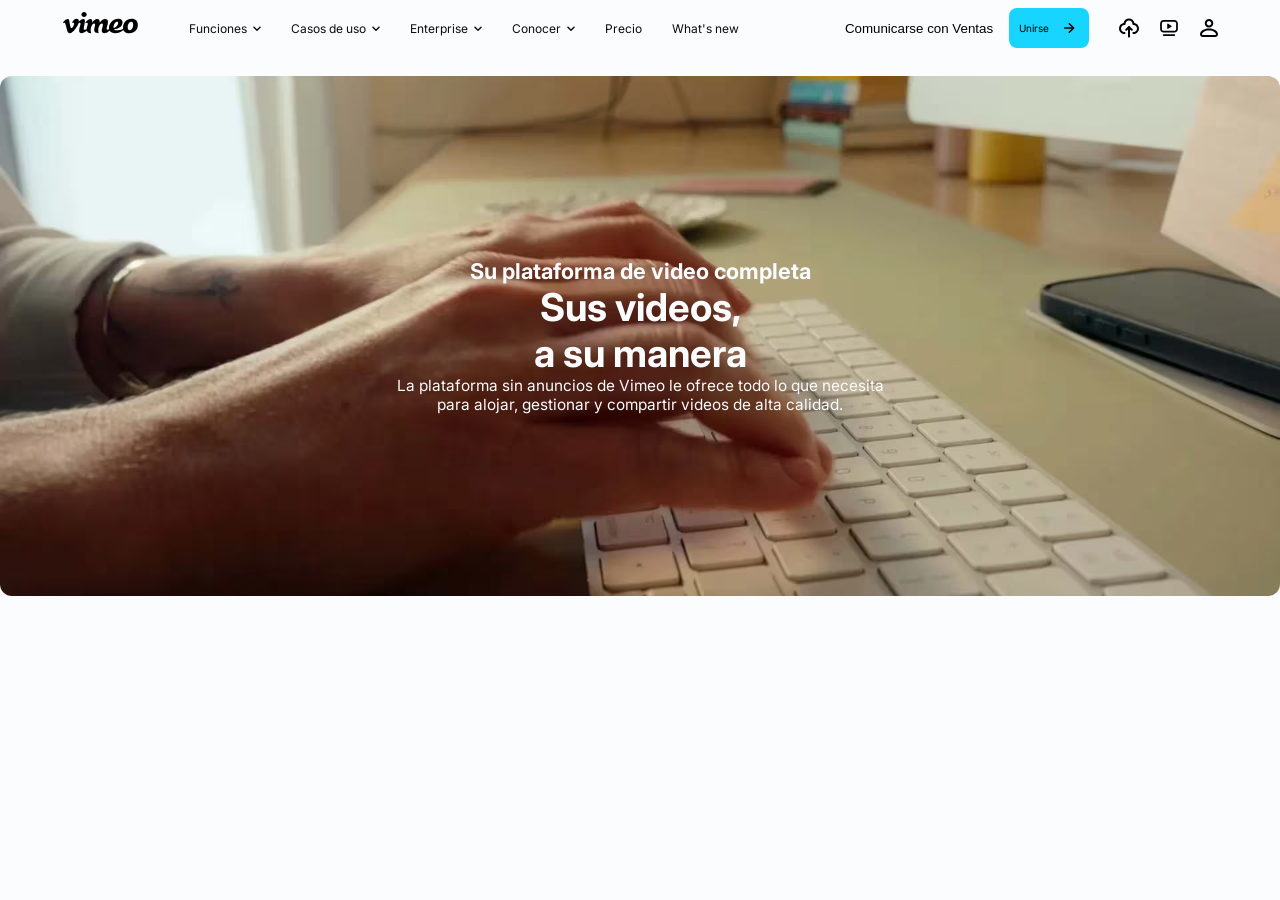
<file: index.html>
<!DOCTYPE html>
<html lang="en">
<head>
    <meta charset="UTF-8">
    <meta name="viewport" content="width=device-width, initial-scale=1.0">
    <title>Vimeo</title>
    <link rel="stylesheet" href="style.css">
    <link rel="preconnect" href="https://fonts.googleapis.com">
    <link rel="preconnect" href="https://fonts.gstatic.com" crossorigin>
    <link href="https://fonts.googleapis.com/css2?family=Inter:ital,opsz,wght@0,14..32,100..900;1,14..32,100..900&display=swap" rel="stylesheet">
</head>
<body>
    <header>
        <div class="header-container">
            <div>
                <img src="iconos/vimeo.svg" alt="">
            </div>
            
            <div class="nav-container">
                <nav>
                    <ul>
                        <li>
                            <a href="">
                                Funciones
                                <svg xmlns="http://www.w3.org/2000/svg" width="8" height="7" fill="currentColor" viewBox="0 0 11 7" aria-labelledby="Dropdown chevron" style="color:currentColor"><path d="M10.4 1.01c-.4-.4-1-.4-1.4 0l-3.5 3.5L2 1.01c-.4-.4-1-.4-1.4 0s-.4 1 0 1.4l4.2 4.2c.2.2.4.3.7.3s.5-.1.7-.3l4.2-4.2c.4-.4.4-1 0-1.4"></path></svg> 
                            </a>                            
                        </li>
                        <li>
                            <a href="">
                                Casos de uso
                                <svg xmlns="http://www.w3.org/2000/svg" width="8" height="7" fill="currentColor" viewBox="0 0 11 7" aria-labelledby="Dropdown chevron" style="color:currentColor"><path d="M10.4 1.01c-.4-.4-1-.4-1.4 0l-3.5 3.5L2 1.01c-.4-.4-1-.4-1.4 0s-.4 1 0 1.4l4.2 4.2c.2.2.4.3.7.3s.5-.1.7-.3l4.2-4.2c.4-.4.4-1 0-1.4"></path></svg>
                            </a>
                        </li>
                        <li>
                            <a href="">
                                Enterprise
                                <svg xmlns="http://www.w3.org/2000/svg" width="8" height="7" fill="currentColor" viewBox="0 0 11 7" aria-labelledby="Dropdown chevron" style="color:currentColor"><path d="M10.4 1.01c-.4-.4-1-.4-1.4 0l-3.5 3.5L2 1.01c-.4-.4-1-.4-1.4 0s-.4 1 0 1.4l4.2 4.2c.2.2.4.3.7.3s.5-.1.7-.3l4.2-4.2c.4-.4.4-1 0-1.4"></path></svg>
                            </a>
                        </li>
                        <li>
                            <a href="">
                                Conocer
                                <svg xmlns="http://www.w3.org/2000/svg" width="8" height="7" fill="currentColor" viewBox="0 0 11 7" aria-labelledby="Dropdown chevron" style="color:currentColor"><path d="M10.4 1.01c-.4-.4-1-.4-1.4 0l-3.5 3.5L2 1.01c-.4-.4-1-.4-1.4 0s-.4 1 0 1.4l4.2 4.2c.2.2.4.3.7.3s.5-.1.7-.3l4.2-4.2c.4-.4.4-1 0-1.4"></path></svg>
                            </a>
                        </li>
                        <li><a href="">Precio</a></li>
                        <li><a href="">What's new</a></li>
                    </ul>
                </nav>  
            </div>
            
            <div class="header-btn-iconos">
                <div class="header-btn">
                    <button class="Comunicarse-btn">Comunicarse con Ventas</button>
                    <div class="Unirse-btn div-button">
                        <span>Unirse</span>
                        <div class="arrow-div">
                            <img src="iconos/arrow.svg" alt="" width="20" class="arrow-div-img">
                            <img src="iconos/arrow.svg" alt="" width="20" class="arrow-div-img2">
                        </div>
                        <div class="Unirse-btn-hover">                            
                        </div>
                        
                    </div>
                </div>

                <div class="header-iconos">
                    <img src="iconos/subir2.svg" alt="placeholder" width="40" height="40">
                    <img src="iconos/video2.svg" alt="placeholder" width="40" height="40">
                    <img src="iconos/user.svg" alt="placeholder" width="40" height="40">
                </div> 

                <div class="header-movil">
                    <div>
                        <img src="iconos/contact.svg" alt="" width="20" height="20">
                        <p>Comunicarse con Ventas</p>
                    </div>
                    <div class="user-iniciar">
                        <img src="iconos/user2.svg" alt="" width="25" height="25">
                        <p>Iniciar sesión</p>
                    </div>
                </div>
            </div>
        </div>        
       
    </header>

    <main>
        <section class="section-1">
            <div class="videos-container">
                <img src="img/img1.png" alt="">

                <div class="videos-container-texto">
                    <h1>Su plataforma de video completa</h1>
                    <h2>Sus videos,<br> a su manera</h2>
                    <p>La plataforma sin anuncios de Vimeo le ofrece todo lo que necesita <br> para alojar, gestionar y compartir videos de alta calidad.</p>
                </div>

            </div>
        </section>
    </main>
    
</body>
</html>
</file>
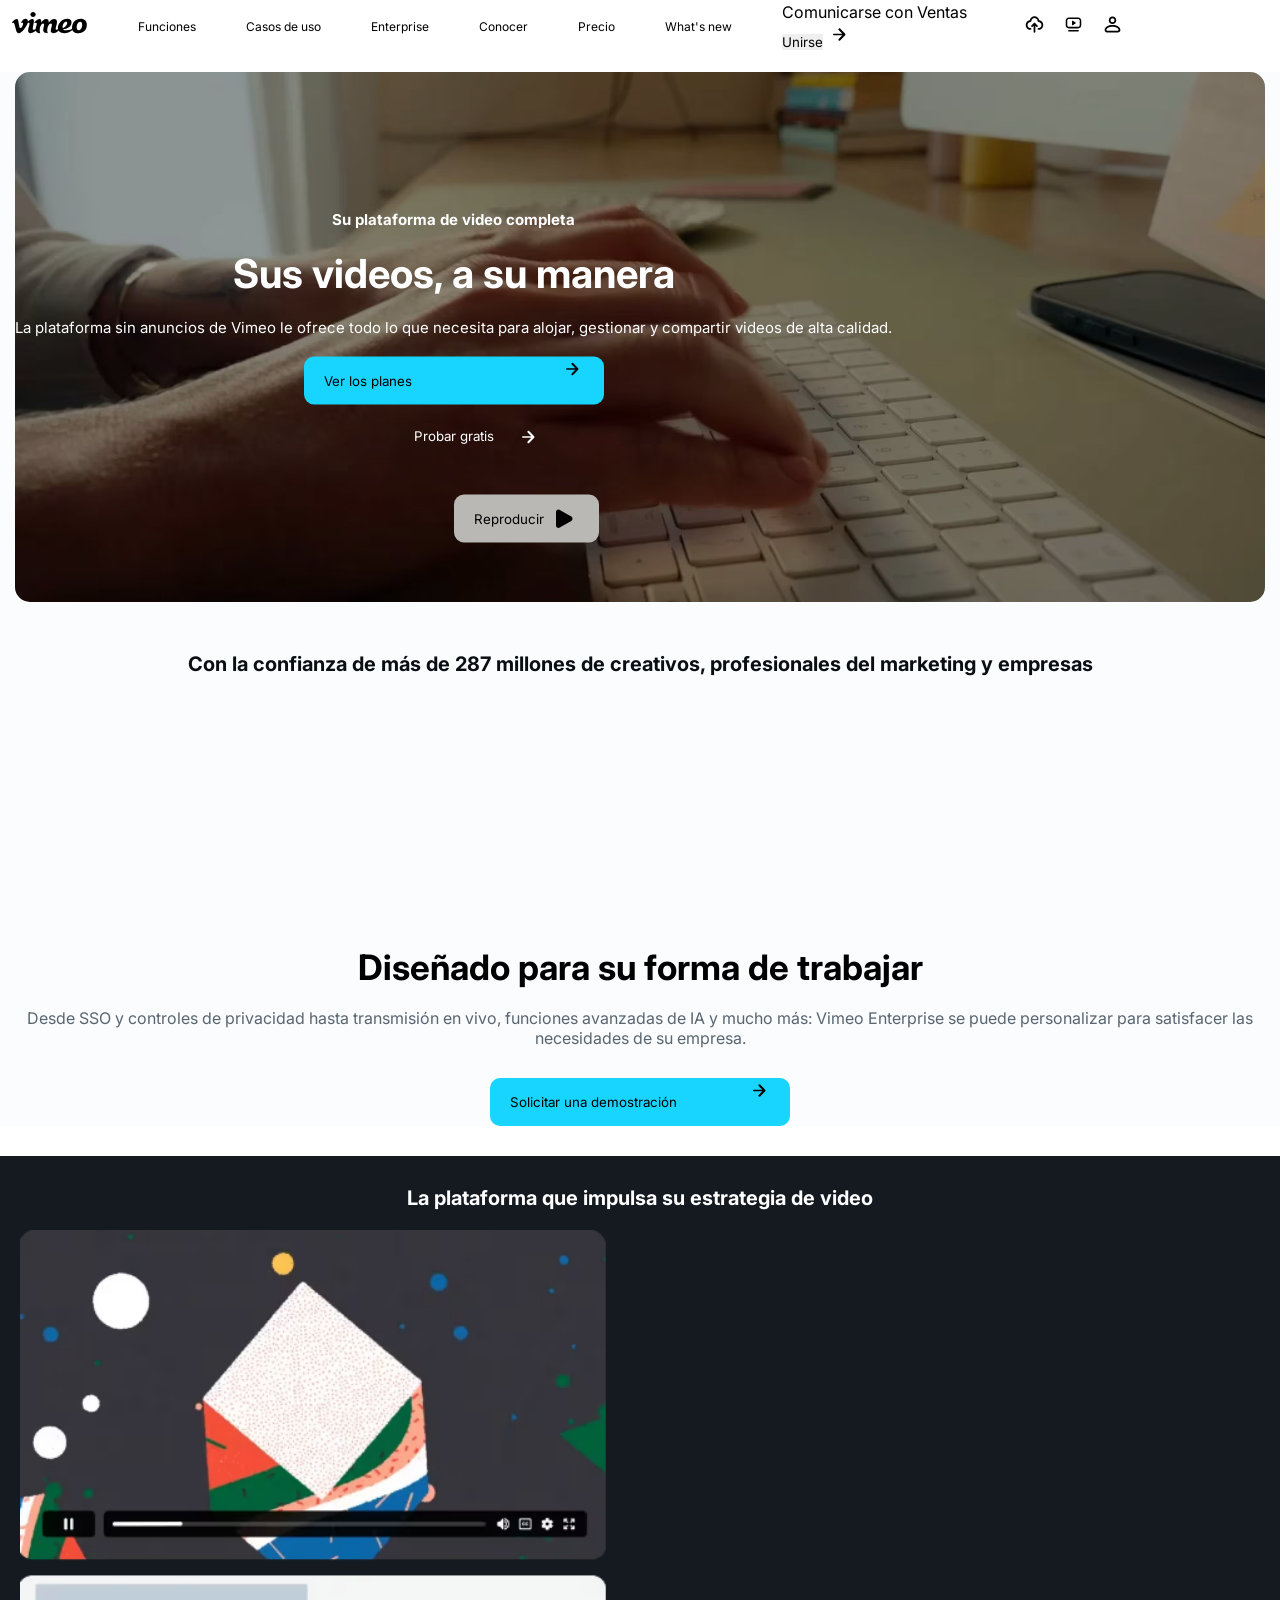
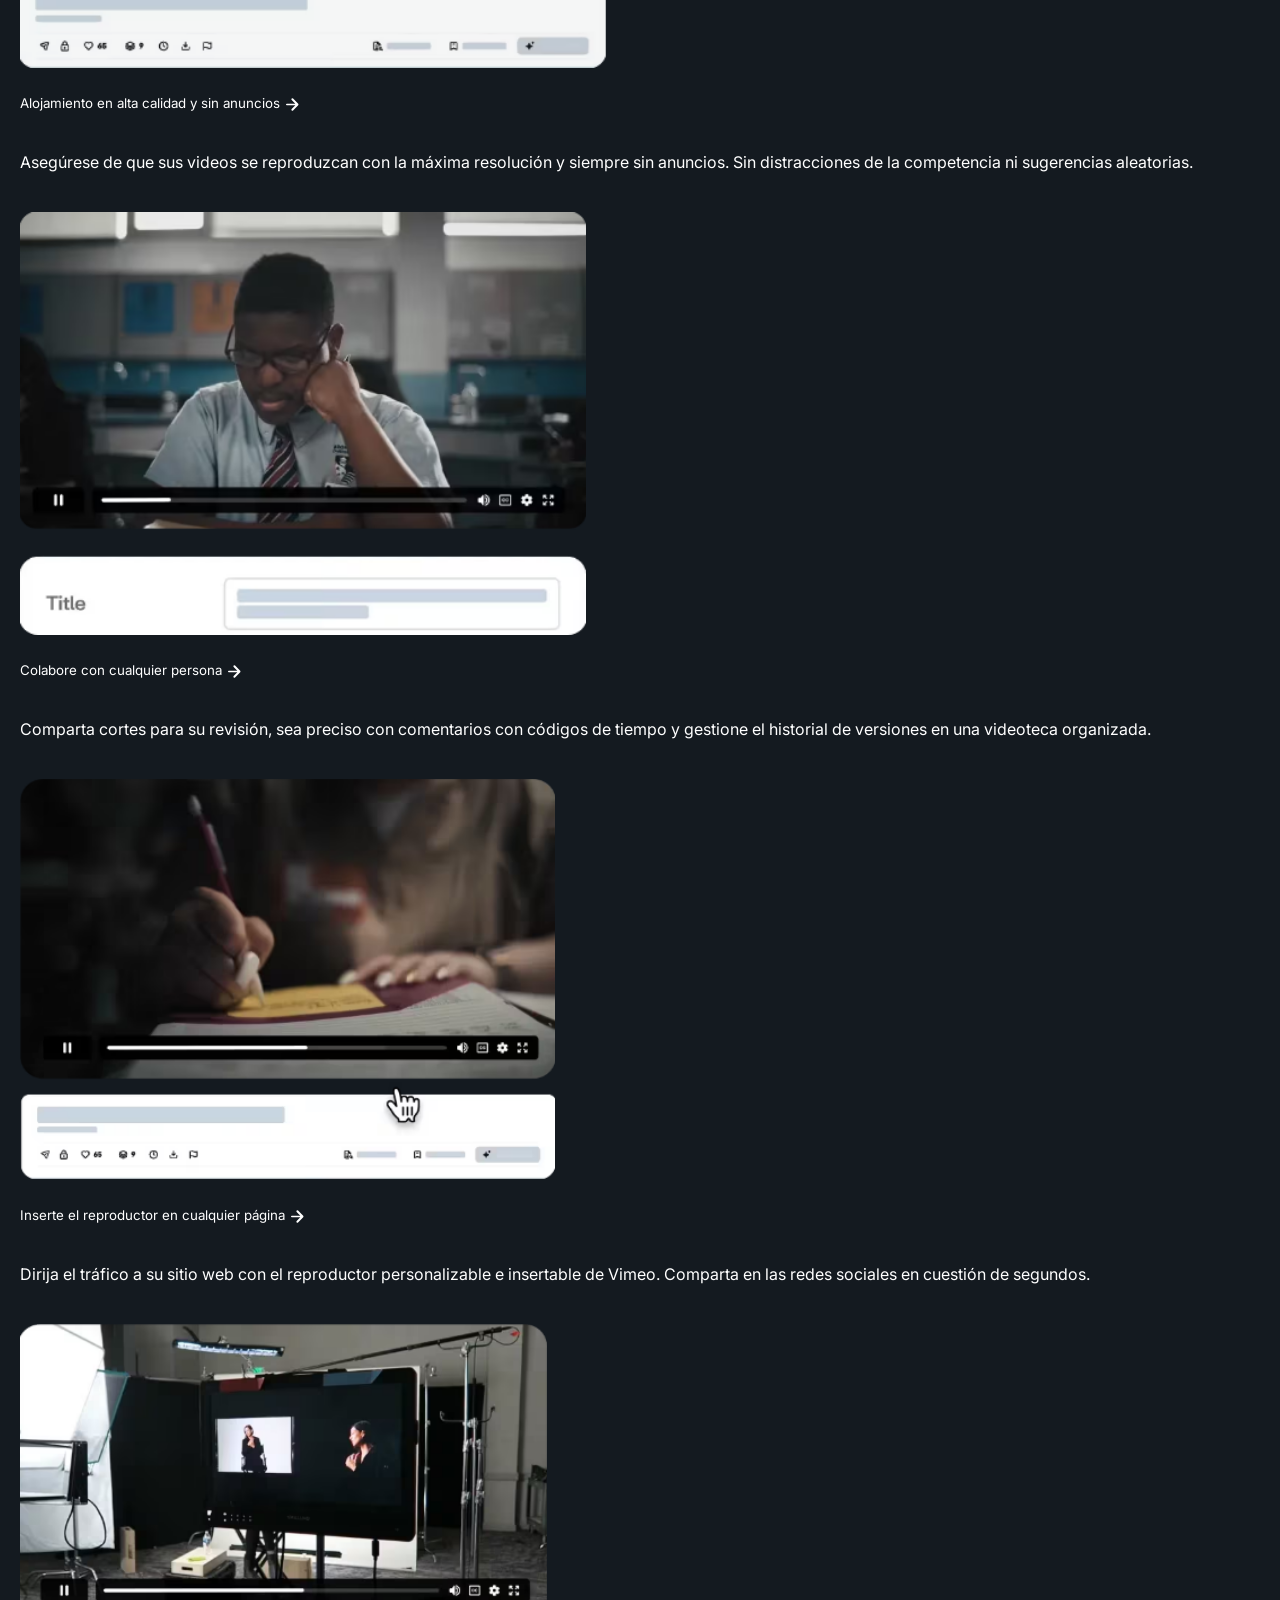
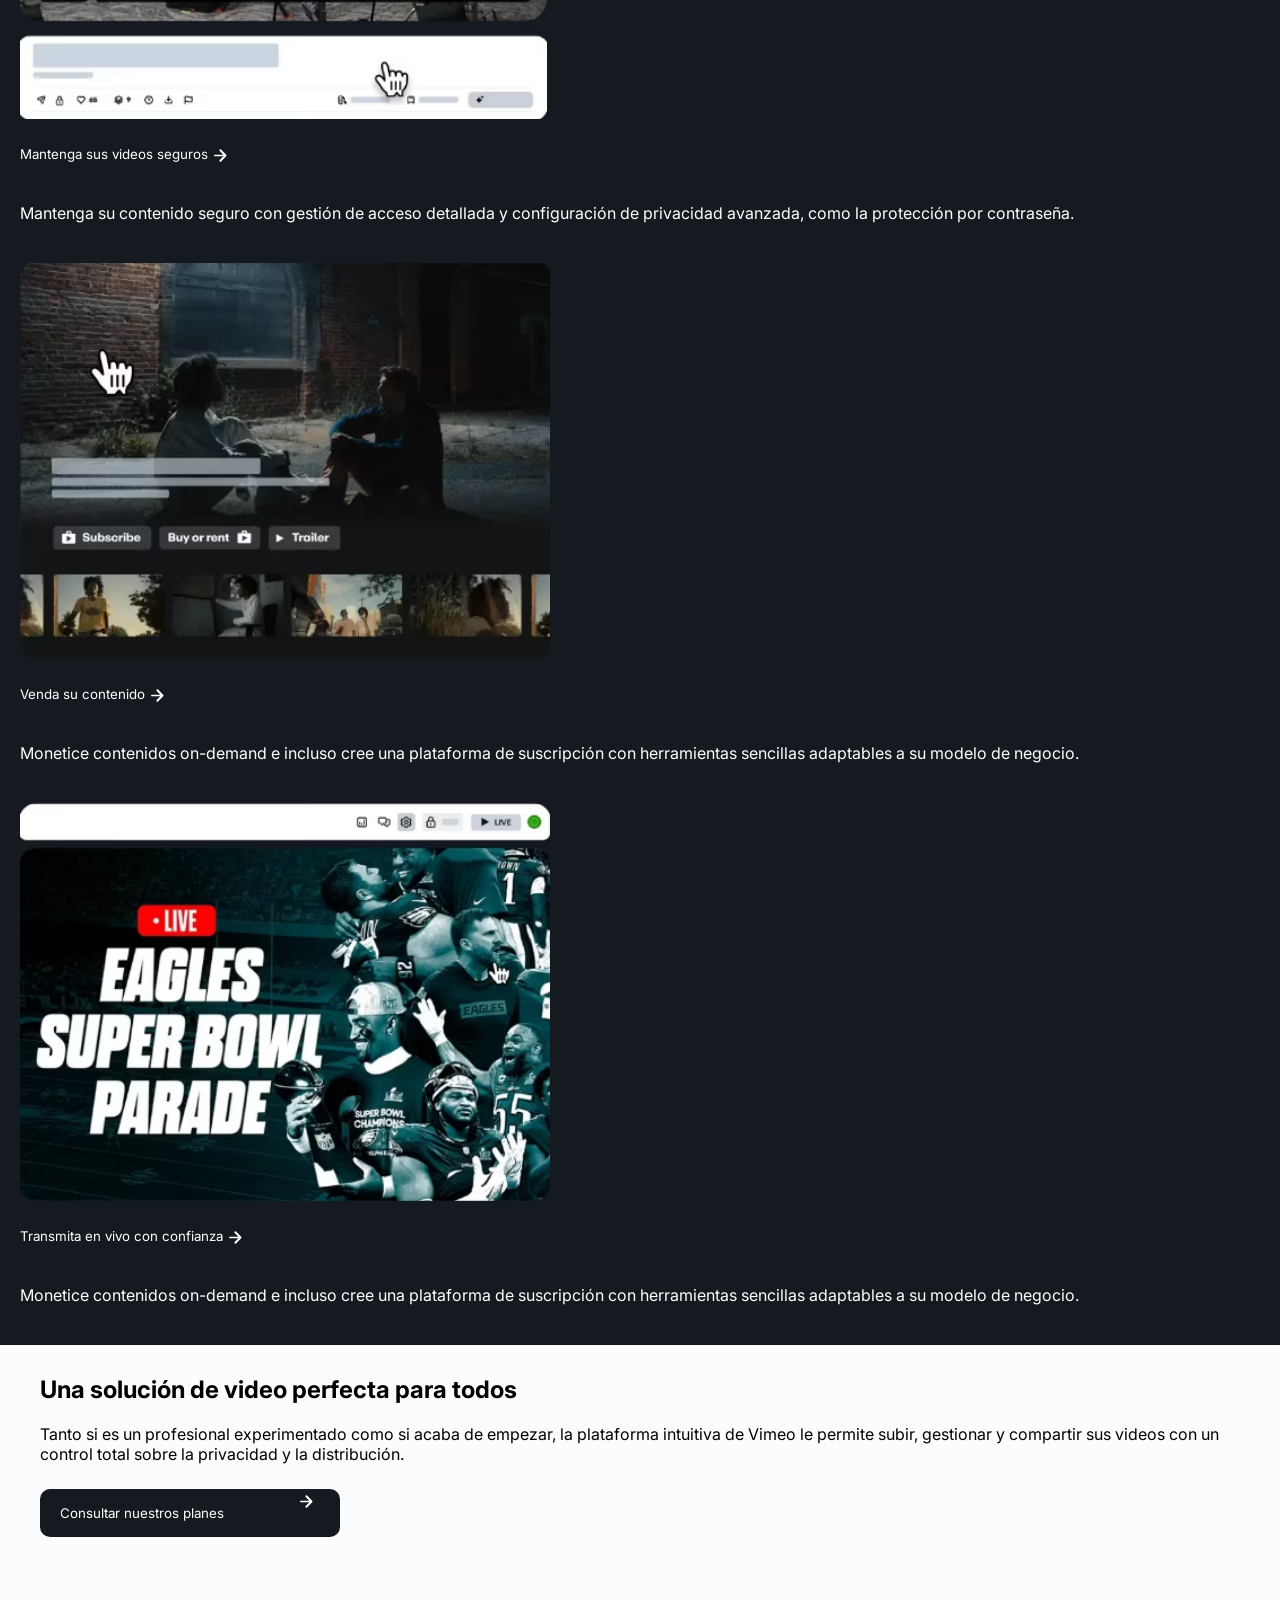
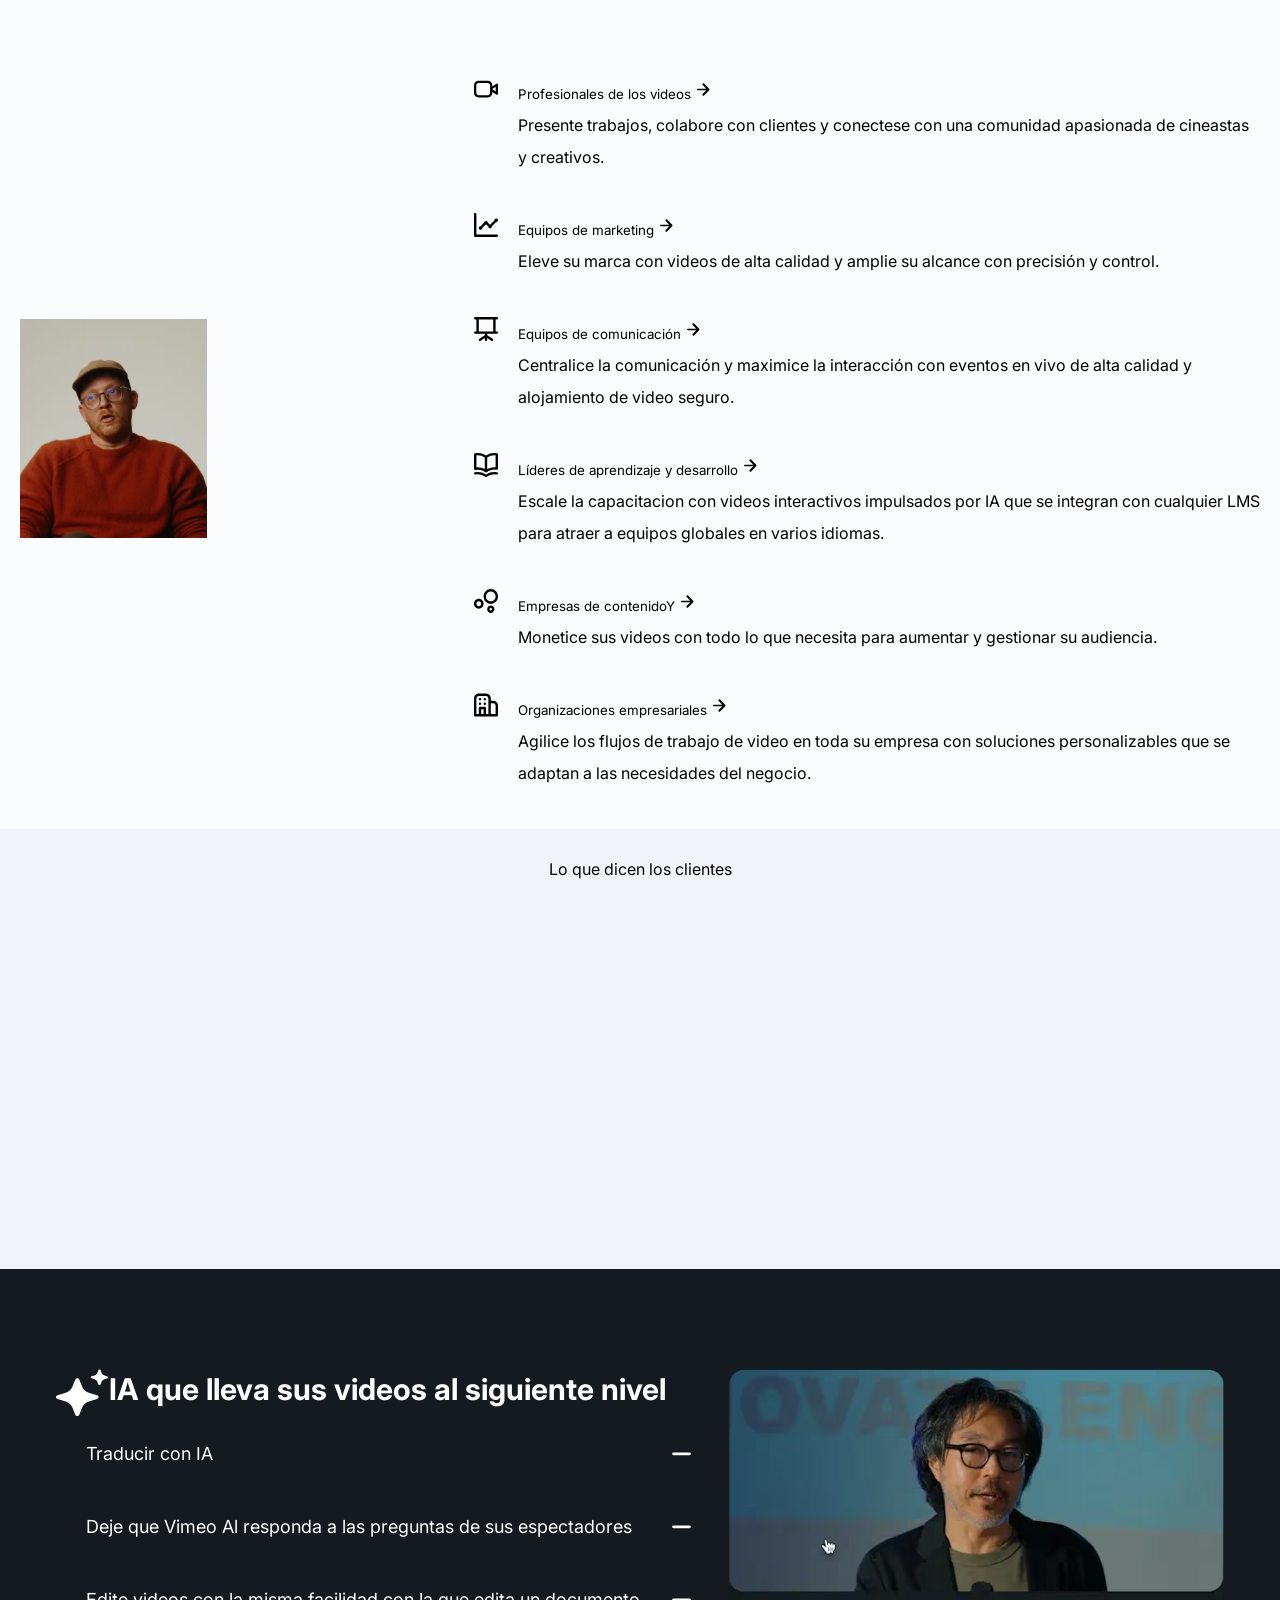
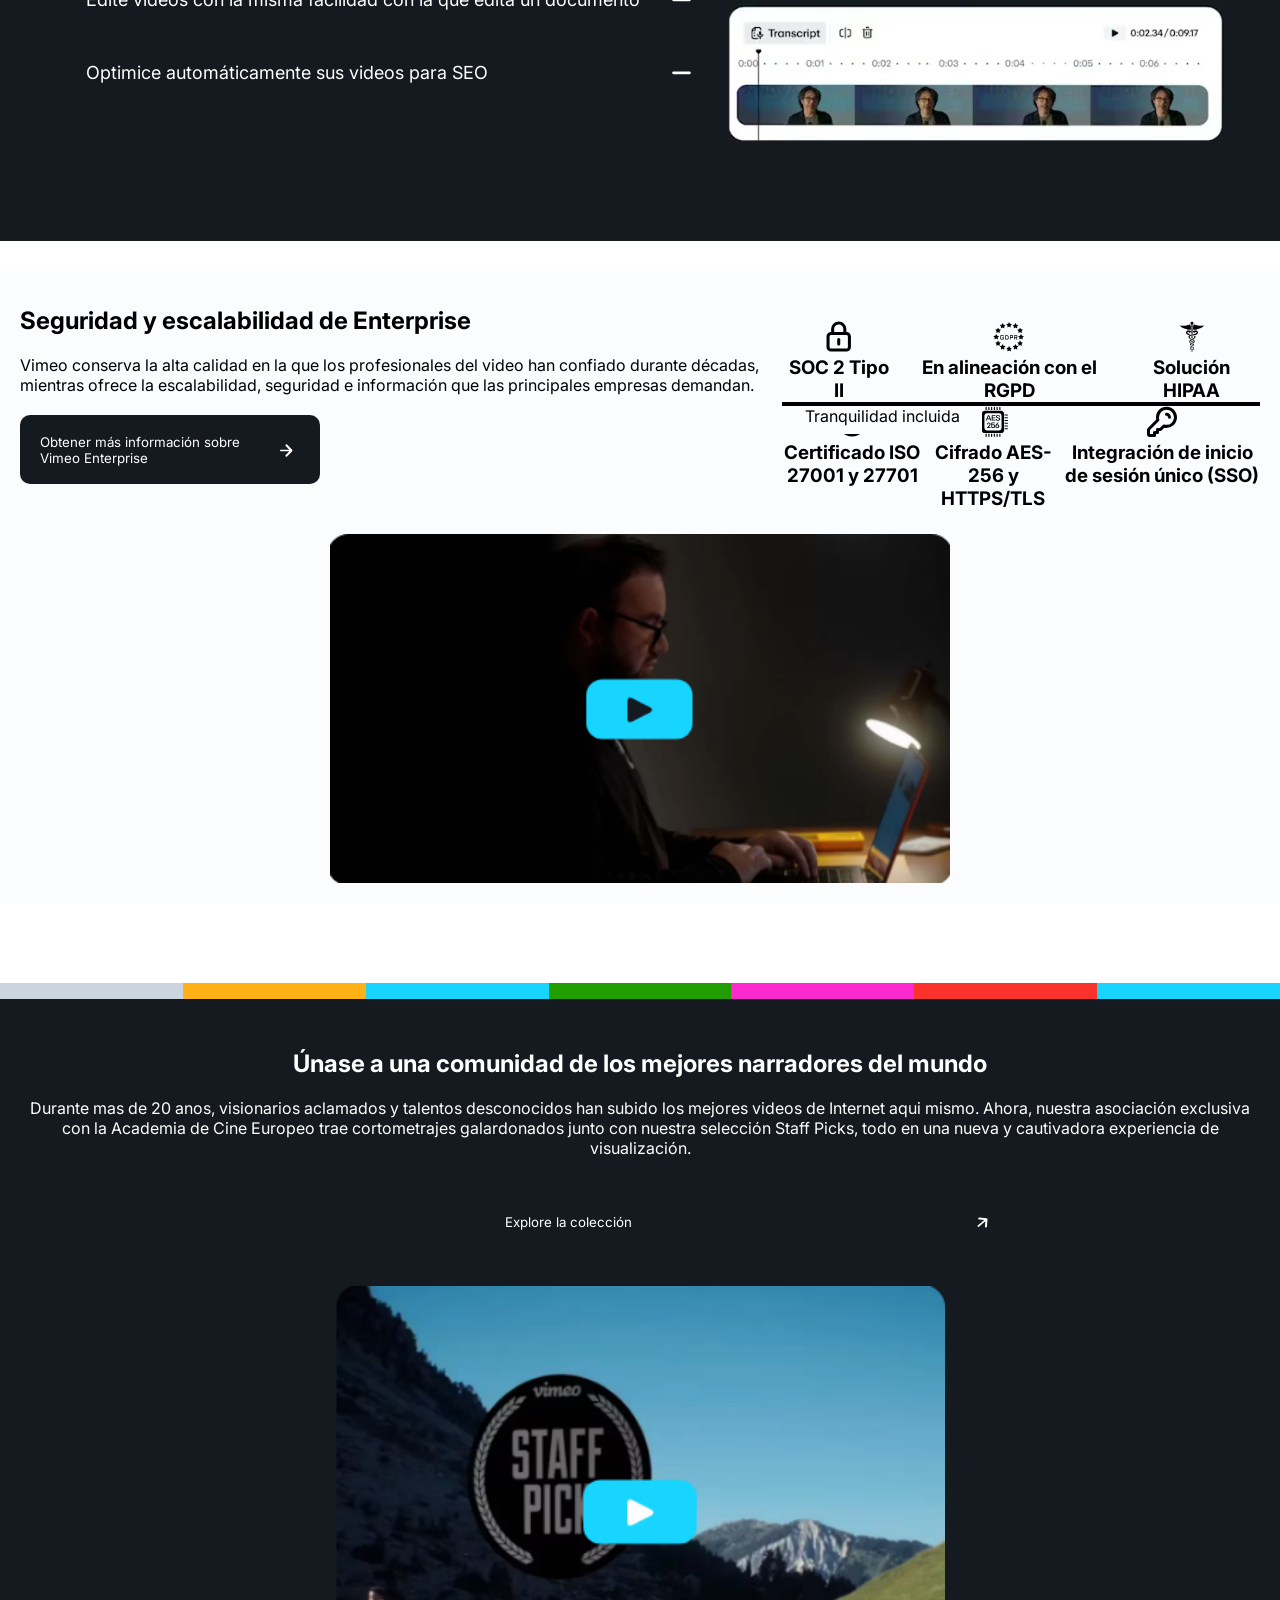
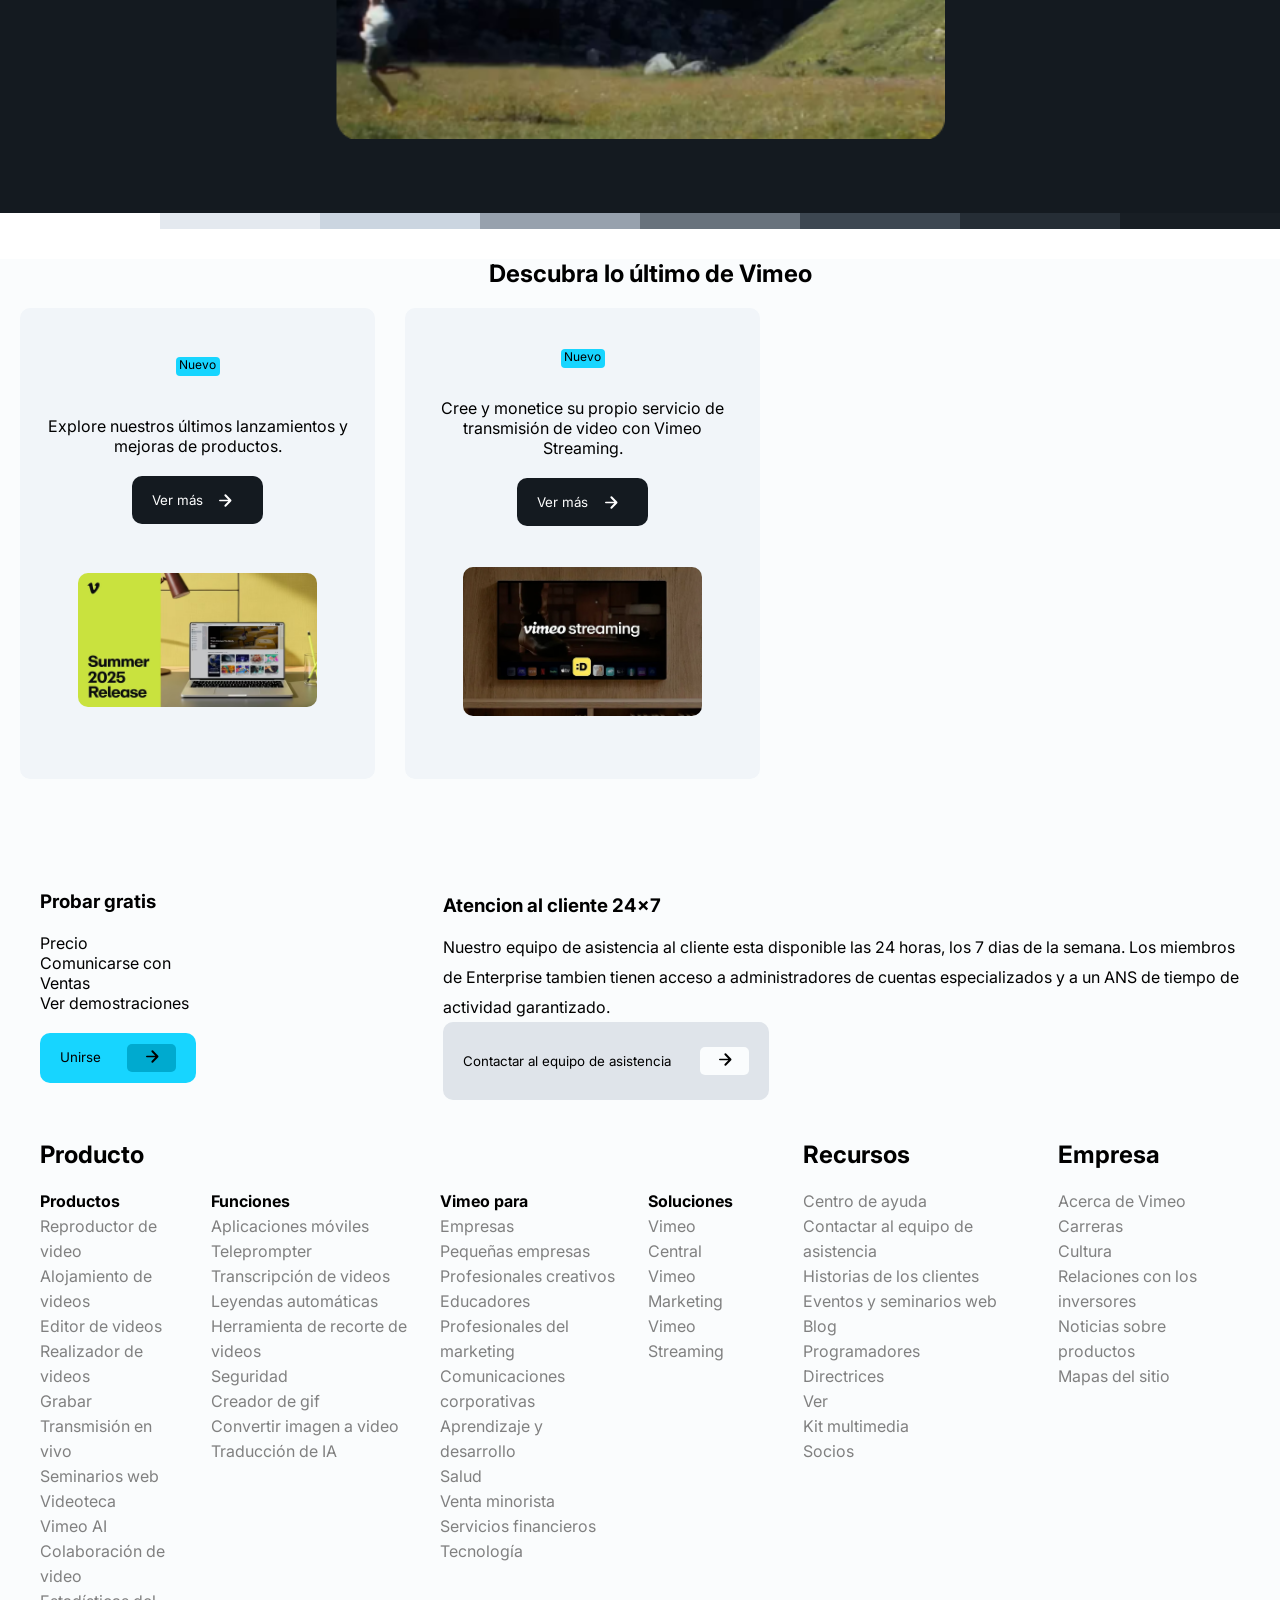
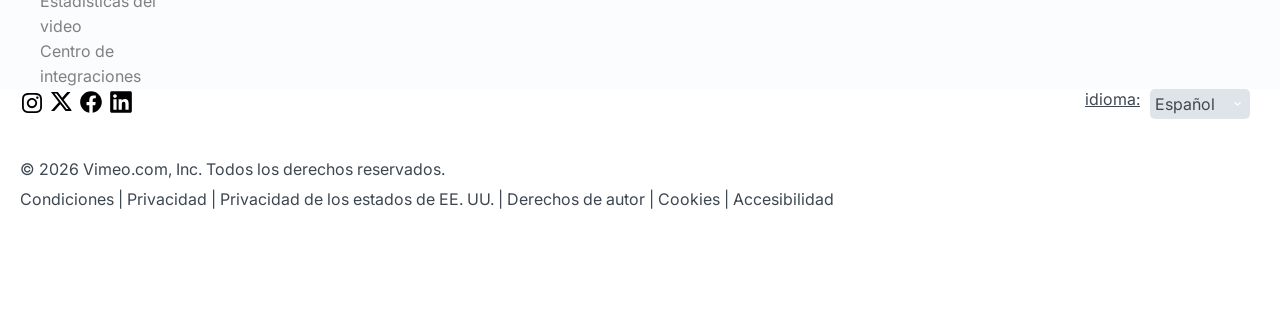
<file: Vimeo-main/index.html>
<!DOCTYPE html>
<html lang="en">
<head>
    <meta charset="UTF-8">
    <meta name="viewport" content="width=device-width, initial-scale=1.0">
    <title>Vimeo</title>
    <link rel="stylesheet" href="style.css">
    <link rel="preconnect" href="https://fonts.googleapis.com">
    <link rel="preconnect" href="https://fonts.gstatic.com" crossorigin>
    <link href="https://fonts.googleapis.com/css2?family=Inter:ital,opsz,wght@0,14..32,100..900;1,14..32,100..900&display=swap" rel="stylesheet">
</head>
<body>
    <header>        
        <nav class="nav-bar">
            <img src="iconos/vimeo.svg" alt="">

            <div class="nav-content visible-movil">
                <div>
                    <a href="">
                        <img src="iconos/contact.svg" alt="" width="24" height="24">
                            <p>Comunicarse con Ventas</p>    
                    </a>  
                </div>
                
                <div>
                    <a href="">
                        <img src="iconos/user.svg" alt="" width="40" height="35">
                            <p>Iniciar <br>sesión</p>
    
                    </a>
                </div>
                
            </div>

            <div class="nav-content visible-pc">
                <div class="nav-content-ul">
                    <ul>
                        <li><a href="#">Funciones</a></li>
                        <li><a href="#">Casos de uso</a></li>
                        <li><a href="#">Enterprise</a></li>
                        <li><a href="#">Conocer</a></li>
                        <li><a href="#">Precio</a></li>
                        <li><a href="#">What's new</a></li>
                    </ul> 
                </div>
                <div>
                    <p><a href="#">Comunicarse con Ventas</a></p>
                    <div class="button-nav-unirse">
                        <button>Unirse</button>
                        <img src="iconos/arrow.svg" alt="">
                    </div>
                </div>

                <div>
                    <img src="iconos/subir2.svg" alt="" width="35px">
                    <img src="iconos/video2.svg" alt="" width="35px">
                    <img src="iconos/user2.svg" alt="" width="35px">
                </div>
            </div>
        </nav>

    </header>
    <main>
        <section class="section-white">
            <div class="div-plataforma">
                <img src="img/img1.png" alt="" class="imagen-adaptable">                   
                    <div class="div-plataforma-content">
                        <h1>Su plataforma de video completa</h1>                                
                        <h2>Sus videos, a su manera</h2>
                        <p>La plataforma sin anuncios de Vimeo le ofrece todo lo que necesita 
                            para alojar, gestionar y compartir videos de alta calidad.
                        </p>
                        <div>
                           <button class="ver-planes-btn">Ver los planes</button> 
                           <img src="iconos/arrow.svg" alt="" class="arrow-negra position">
                        </div>
                        <div>
                            <button class="probar-gratis-btn">Probar gratis</button> 
                            <img src="iconos/arrow2.svg" alt="" class="arrow-blanca position2">
                        </div>
                        <div>                   
                            <button class="reproducir-btn">Reproducir</button>
                            <img src="iconos/play.svg" alt="" class="play-negra">
                        </div>
                    </div>
            
                
            </div>

            <div class="div-confianza">
                <h2 class="title-confianza">
                    Con la confianza de más de 287 millones de creativos, profesionales del marketing y empresas
                </h2>
                <div class="confianza-container-animacion"></div>
                <div class="div-diseñado">
                    <h2 class="title-diseñado">Diseñado para su forma de trabajar</h2>
                    <p class="texto-sso texto-centro">Desde SSO y controles de privacidad hasta transmisión en vivo, funciones avanzadas de IA y 
                        mucho más: Vimeo Enterprise se puede personalizar para satisfacer las necesidades de su empresa.
                    </p>

                    <div>
                        <button class="ver-planes-btn">Solicitar una demostración</button>
                        <img src="iconos/arrow.svg" alt="" class="arrow-negra position4">
                    </div>
                </div>
                
                
            </div>
        </section>
        <section class="section-black">
            <div class="impulsa-div">
                <h2>La plataforma que impulsa su estrategia de video</h2>
                <div class="impulsa-divs">
                    <div>
                        <img src="img/img-1.png" alt="" class="img-size">
                        <div >
                            <button>Alojamiento en alta calidad y sin anuncios</button>
                            <img src="iconos/arrow2.svg" alt="" class="arrow-blanca">
                        </div>
                        
                        <p>Asegúrese de que sus videos se reproduzcan con la máxima resolución y siempre sin anuncios. 
                            Sin distracciones de la competencia ni sugerencias aleatorias.
                        </p>
                    </div>
                    <div>
                        <img src="img/img-2.png" alt="" class="img-size">
                        <div>
                            <button>Colabore con cualquier persona</button>
                            <img src="iconos/arrow2.svg" alt="" class="arrow-blanca">
                        </div>
                        
                        <p>Comparta cortes para su revisión, sea preciso con comentarios con códigos de tiempo y 
                            gestione el historial de versiones en una videoteca organizada.
                        </p>

                    </div>
                    <div>
                        <img src="img/img-3.png" alt="" class="img-size">
                        <div>
                            <button>Inserte el reproductor en cualquier página</button>
                            <img src="iconos/arrow2.svg" alt="" class="arrow-blanca">
                        </div>
                        
                        <p>Dirija el tráfico a su sitio web con el reproductor personalizable e insertable de Vimeo. 
                            Comparta en las redes sociales en cuestión de segundos.
                        </p>
                    </div>
                    <div>
                        <img src="img/img-4.png" alt="" class="img-size">
                        <div>
                            <button>Mantenga sus videos seguros</button>
                            <img src="iconos/arrow2.svg" alt="" class="arrow-blanca">
                        </div>
                        
                        <p> Mantenga su contenido seguro con gestión de acceso
                            detallada y configuración de privacidad avanzada, como la
                            protección por contraseña.
                        </p>
                    </div>
                    <div>
                        <img src="img/img-5.png" alt="" class="img-size">
                        <div>
                            <button>Venda su contenido</button>
                            <img src="iconos/arrow2.svg" alt="" class="arrow-blanca">
                        </div>
                        
                        <p>
                            Monetice contenidos on-demand e incluso cree una
                            plataforma de suscripción con herramientas sencillas
                            adaptables a su modelo de negocio.
                        </p>
                    </div>
                    <div>
                        <img src="img/img-6.png" alt="" class="img-size">
                        <div>
                            <button>Transmita en vivo con confianza</button>
                            <img src="iconos/arrow2.svg" alt="" class="arrow-blanca">
                        </div>
                        
                        <p>
                            Monetice contenidos on-demand e incluso cree una
                            plataforma de suscripción con herramientas sencillas
                            adaptables a su modelo de negocio.
                        </p>
                    </div>
                </div>
                
            </div>
            
        </section>
        <section class="section-white section-cole">
            <div class="visible-movil">
                <div class="cole-solucion-div">
                    <div class="cole-div">
                        <img src="img/img-7.png" alt="" class="img-size">
                        <p><b>Cole Webley</b></p>
                        <p> 
                            Cineasta seleccionado por el personal
                            Miembro desde 2011
                        </p>
                    </div>
                    
                    <div class="solucion-div">
                        <h2>Una solución de video perfecta para todos</h2>
                        <p>
                            Tanto si es un profesional experimentado como si acaba de
                            empezar, la plataforma intuitiva de Vimeo le permite subir,
                            gestionar y compartir sus videos con un control total sobre la
                            privacidad y la distribución.
                        </p>
                        <div>
                            <button>Consultar nuestros planes</button>
                            <img src="iconos/arrow2.svg" alt="" class="arrow-blanca position5">
                        </div>
                    </div>
                </div>
                
                
                
                <div class="pros-div">
                    <div class="pros-puntos-div">
                        <img src="iconos/camera.svg" alt="" class="pros-img">
                        <div>                                    
                            <div>
                                <button>Profesionales de los videos</button>
                                <img src="iconos/arrow.svg" alt="" class="arrow-blanca">
                            </div>
                            
                            <p> 
                                Presente trabajos, colabore con clientes y conectese
                                con una comunidad apasionada de cineastas y creativos.
                            </p>
                        </div>

                    </div>
                    <div class="pros-puntos-div">
                        <img src="iconos/grafica.svg" alt="" class="pros-img">
                        <div>                    
                            <div>
                                <button>Equipos de marketing </button>
                                <img src="iconos/arrow.svg" alt="" class="arrow-blanca">
                            </div>
                            
                            <p>
                                Eleve su marca con videos de alta calidad y amplie su
                                alcance con precisión y control.
                            </p>
                        </div>
                    </div>
                    <div class="pros-puntos-div">
                        <img src="iconos/proyector.svg" alt="" class="pros-img">
                        <div>                    
                            <div>
                                <button>Equipos de comunicación</button>
                                <img src="iconos/arrow.svg" alt="" class="arrow-blanca">
                            </div>
                            
                            <p>
                                Centralice la comunicación y maximice la interacción
                                con eventos en vivo de alta calidad y alojamiento de video seguro.
                            </p>
                        </div>
                    </div>
                    <div class="pros-puntos-div">
                        <img src="iconos/book.svg" alt="" class="pros-img">
                        <div>                    
                            <div>
                                <button>Líderes de aprendizaje y desarrollo </button>
                                <img src="iconos/arrow.svg" alt="" class="arrow-blanca">
                            </div>
                            
                            <p>
                                Escale la capacitacion con videos interactivos
                                impulsados por IA que se integran con cualquier LMS
                                para atraer a equipos globales en varios idiomas.
                            </p>
                        </div>
                    </div>
                    <div class="pros-puntos-div">
                        <img src="iconos/burbujas.svg" alt="" class="pros-img">
                        <div>

                        
                            <div>
                            <button>Empresas de contenidoY</button> 
                            <img src="iconos/arrow.svg" alt="" class="arrow-blanca">
                            </div>
                            
                            <p>
                                Monetice sus videos con todo lo que necesita para
                                aumentar y gestionar su audiencia.
                            </p>
                        </div>
                    </div>
                    <div class="pros-puntos-div">
                        <img src="iconos/edificio.svg" alt="" class="pros-img">
                        <div>                    
                            <div>
                                <button>Organizaciones empresariales</button>
                                <img src="iconos/arrow.svg" alt="" class="arrow-blanca">
                            </div>
                            
                            <p>
                                Agilice los flujos de trabajo de video en toda su
                                empresa con soluciones personalizables que se
                                adaptan a las necesidades del negocio.
                            </p>
                        </div>
                    </div>
                </div>
            </div>

            <div class="cole-solucion-pc visible-pc">
                <div class="cole-solucion-div">               
                    <div class="solucion-div">
                        <h2>Una solución de video perfecta para todos</h2>
                        <p>
                            Tanto si es un profesional experimentado como si acaba de
                            empezar, la plataforma intuitiva de Vimeo le permite subir,
                            gestionar y compartir sus videos con un control total sobre la
                            privacidad y la distribución.
                        </p>
                        <div>
                            <button>Consultar nuestros planes</button>
                            <img src="iconos/arrow2.svg" alt="" class="arrow-blanca position5">
                        </div>
                    </div>
                </div>
                                                
                <div class="pros-div">
                    <div>
                        <div class="cole-div">
                            <img src="img/cole.png" alt="" class="img-size">                        
                        </div>
                    </div>
                    <div>
                        <div class="pros-puntos-div">
                            <img src="iconos/camera.svg" alt="" class="pros-img">
                            <div>                                    
                                <div>
                                    <button>Profesionales de los videos</button>
                                    <img src="iconos/arrow.svg" alt="" class="arrow-blanca">
                                </div>
                                
                                <p> 
                                    Presente trabajos, colabore con clientes y conectese
                                    con una comunidad apasionada de cineastas y creativos.
                                </p>
                            </div>

                        </div>
                        <div class="pros-puntos-div">
                            <img src="iconos/grafica.svg" alt="" class="pros-img">
                            <div>                    
                                <div>
                                    <button>Equipos de marketing </button>
                                    <img src="iconos/arrow.svg" alt="" class="arrow-blanca">
                                </div>
                                
                                <p>
                                    Eleve su marca con videos de alta calidad y amplie su
                                    alcance con precisión y control.
                                </p>
                            </div>
                        </div>
                        <div class="pros-puntos-div">
                            <img src="iconos/proyector.svg" alt="" class="pros-img">
                            <div>                    
                                <div>
                                    <button>Equipos de comunicación</button>
                                    <img src="iconos/arrow.svg" alt="" class="arrow-blanca">
                                </div>
                                
                                <p>
                                    Centralice la comunicación y maximice la interacción
                                    con eventos en vivo de alta calidad y alojamiento de video seguro.
                                </p>
                            </div>
                        </div>
                        <div class="pros-puntos-div">
                            <img src="iconos/book.svg" alt="" class="pros-img">
                            <div>                    
                                <div>
                                    <button>Líderes de aprendizaje y desarrollo </button>
                                    <img src="iconos/arrow.svg" alt="" class="arrow-blanca">
                                </div>
                                
                                <p>
                                    Escale la capacitacion con videos interactivos
                                    impulsados por IA que se integran con cualquier LMS
                                    para atraer a equipos globales en varios idiomas.
                                </p>
                            </div>
                        </div>
                        <div class="pros-puntos-div">
                            <img src="iconos/burbujas.svg" alt="" class="pros-img">
                            <div>

                            
                                <div>
                                <button>Empresas de contenidoY</button> 
                                <img src="iconos/arrow.svg" alt="" class="arrow-blanca">
                                </div>
                                
                                <p>
                                    Monetice sus videos con todo lo que necesita para
                                    aumentar y gestionar su audiencia.
                                </p>
                            </div>
                        </div>
                        <div class="pros-puntos-div">
                            <img src="iconos/edificio.svg" alt="" class="pros-img">
                            <div>                    
                                <div>
                                    <button>Organizaciones empresariales</button>
                                    <img src="iconos/arrow.svg" alt="" class="arrow-blanca">
                                </div>
                                
                                <p>
                                    Agilice los flujos de trabajo de video en toda su
                                    empresa con soluciones personalizables que se
                                    adaptan a las necesidades del negocio.
                                </p>
                            </div>
                        </div>
                    </div>
                
                </div>
            </div>
            
        </section>
        <section class="section-grey">
            <div class="clientes-div">

            
                <p>Lo que dicen los clientes</p>
                <div>

                </div>
            </div>
        </section>
        <section class="section-black">
            <div class="ia-div visible-movil">
                <div class="ia-title-div">
                    <img src="iconos/ia.svg" alt="">
                    <h2>IA que lleva sus videos al siguiente nivel</h2>
                </div>
                <img src="img/Text-Based-Video-Editing.png" alt="" class="img-size">
                
                <div class="ia-texto-container">
                    <div class="ia-container">
                        <button>Traducir con IA</button>
                        <img src="iconos/more.svg" alt="">
                    </div>
                    <div class="ia-container">
                        <button>Deje que Vimeo Al responda a las
                        preguntas de sus espectadores</button>
                        <img src="iconos/more.svg" alt="">
                    </div>
                    <div class="ia-container">
                        <button>Edite videos con la misma facilidad
                        con la que edita un documento</button>
                        <img src="iconos/more.svg" alt="">
                    </div>
                    <div class="ia-container">
                        <button>Optimice automáticamente sus
                        videos para SEO</button>
                        <img src="iconos/more.svg" alt="">
                    </div>
                </div>            
            </div>

            <div class="ia-div visible-pc">
                <img src="img/Text-Based-Video-Editing.png" alt="" class="ia-img">
                <div class="ia-texto-title-container">
                    <div class="ia-title-div">
                        <img src="iconos/ia.svg" alt="">
                        <h2>IA que lleva sus videos al siguiente nivel</h2>
                    </div>                
                    
                    <div class="ia-texto-container">
                        <div class="ia-container">
                            <button>Traducir con IA</button>
                            <img src="iconos/more.svg" alt="">
                        </div>
                        <div class="ia-container">
                            <button>Deje que Vimeo Al responda a las
                            preguntas de sus espectadores</button>
                            <img src="iconos/more.svg" alt="">
                        </div>
                        <div class="ia-container">
                            <button>Edite videos con la misma facilidad
                            con la que edita un documento</button>
                            <img src="iconos/more.svg" alt="">
                        </div>
                        <div class="ia-container">
                            <button>Optimice automáticamente sus
                            videos para SEO</button>
                            <img src="iconos/more.svg" alt="">
                        </div>
                    </div>    
                </div>
                        
            </div>
        </section>
        <section class="section-white">            
            <div class="seguridad-div visible-movil">
                <img src="img/img-8.png" alt="" class="img-size">
            
                <div class="seguridad-container">
                    <div class="seguridad-title-div">
                        <h2>Seguridad y escalabilidad de Enterprise</h2>
                        <p class="texto-centro">
                            Vimeo conserva la alta calidad en la que los profesionales del video han confiado durante
                            décadas, mientras ofrece la escalabilidad, seguridad e información que las principales empresas demandan.</p>
                        <div>
                            <button>Obtener más información sobre Vimeo Enterprise</button>
                            <img src="iconos/arrow2.svg" alt="" class="arrow-blanco position6">
                        </div>
                    </div>
                    
                    <div>
                            <div>
                                <hr>
                                <div class="tranquilidad-div">
                                    
                                    <p class="texto-centro">Tranquilidad incluida</p>
                                </div>
                            </div>
                        <div class="pros-tranquilidad-div">
                            <div class="pros">
                                <div>
                                    <img src="iconos/candado.svg" alt="">
                                    <h3>SOC 2 Tipo II</h3>
                                </div>
                                <div>
                                    <img src="iconos/rgpd.svg" alt="">
                                    <h3>En alineación con el RGPD</h3>
                                </div>
                            </div>
                            
                            <div class="pros">
                                <div>
                                    <img src="iconos/hipaa.svg" alt="">
                                    <h3>Solución HIPAA</h3>
                                </div>
                                <div>
                                    <img src="iconos/iso.svg" alt="">
                                    <h3>Certificado ISO 27001 y 27701</h3>
                                </div>
                            </div>
                            <div class="pros">
                                <div>
                                    <img src="iconos/cifrado.svg" alt="">
                                    <h3>Cifrado AES-256 y HTTPS/TLS</h3>
                                </div>
                                <div>
                                    <img src="iconos/sso.svg" alt="">
                                    <h3>Integración de inicio de sesión único (SSO)</h3>
                                </div> 
                            </div>                    
                        </div>
                    </div>
                        
                </div>
                
            </div>

            <div class="seguridad-div  visible-pc">                
                <div class="seguridad-container">
                    <div class="seguridad-title-div">
                        <h2>Seguridad y escalabilidad de Enterprise</h2>
                        <p>
                            Vimeo conserva la alta calidad en la que los profesionales del video han confiado durante
                            décadas, mientras ofrece la escalabilidad, seguridad e información que las principales empresas demandan.</p>
                        <div>
                            <button>Obtener más información sobre Vimeo Enterprise</button>
                            <img src="iconos/arrow2.svg" alt="" class="arrow-blanco position6">
                        </div>
                    </div>
                    
                    <div>                            
                        <div class="pros-tranquilidad-div">
                            <div class="pros">
                                <div>
                                    <img src="iconos/candado.svg" alt="">
                                    <h3>SOC 2 Tipo II</h3>
                                </div>
                                <div>
                                    <img src="iconos/rgpd.svg" alt="">
                                    <h3>En alineación con el RGPD</h3>
                                </div>
                            
                                <div>
                                    <img src="iconos/hipaa.svg" alt="">
                                    <h3>Solución HIPAA</h3>
                                </div>
                            </div>
                            <div>
                                <hr>
                                <div class="tranquilidad-div">
                                    
                                    <p class="texto-centro">Tranquilidad incluida</p>
                                </div>
                            </div>
                            <div class="pros">    
                                <div>
                                    <img src="iconos/iso.svg" alt="">
                                    <h3>Certificado ISO 27001 y 27701</h3>
                                </div>
                            
                            
                                <div>
                                    <img src="iconos/cifrado.svg" alt="">
                                    <h3>Cifrado AES-256 y HTTPS/TLS</h3>
                                </div>
                                <div>
                                    <img src="iconos/sso.svg" alt="">
                                    <h3>Integración de inicio de sesión único (SSO)</h3>
                                </div> 
                            </div>                    
                        </div>
                    </div>
                      
                </div>
                <img src="img/img-8.png" alt="" class="img-size"> 
            </div>
        </section>
        <section class="section-black">
            <div class="colores-div">
                <div class="grey"></div>
                <div class="yellow"></div>
                <div class="blue"></div>
                <div class="green"></div>
                <div class="pink"></div>
                <div class="red"></div>
                <div class="blue"></div>
            </div>
            <div class="comunidad-div">
                <div class="comunidad-text">
                    <h2 class="texto-centro">Únase a una comunidad de los mejores narradores del mundo</h2>
                    <p class="texto-centro"> 
                        Durante mas de 20 anos, visionarios
                        aclamados y talentos desconocidos han
                        subido los mejores videos de Internet aqui
                        mismo. Ahora, nuestra asociación exclusiva
                        con la Academia de Cine Europeo trae
                        cortometrajes galardonados junto con
                        nuestra selección Staff Picks, todo en una
                        nueva y cautivadora experiencia de
                        visualización.
                    </p>
                </div>
                
                <div class="Explore-container">
                    <button class="Explore-btn">Explore la colección</button>
                    <img src="iconos/arrow2.svg" alt="" class="arrow-blanca position3">
                </div>
                <img src="img/img-9.png" alt="" class="img-size">
            </div>
            <div class="colores-grises-div">
                <div class="grey1"></div>
                <div class="grey2"></div>
                <div class="grey3"></div>
                <div class="grey4"></div>
                <div class="grey5"></div>
                <div class="grey6"></div>
                <div class="grey7"></div>
                <div class="grey8"></div>
                <div class="grey9"></div>
            </div>
        </section> 
        <section class="section-white">
            <div class="novedades-div">
                <div class="descubre-ultimo-div">
                    <h2>Descubra lo último de Vimeo</h2>
                    <div class="tarjetas-new-container">
                        <div class="tarjetas-new">
                            <div class="new">Nuevo</div>
                            <div>
                                <p>Explore nuestros últimos lanzamientos y mejoras de productos.</p>
                                <button class="ver-btn">Ver más</button>
                                <img src="iconos/arrow2.svg" alt="" class="arrow-blanca position7">
                            </div>
                            <img src="img/Summer-2025.png" alt=""class="tarjetas-img">
                        </div>
                        <div class="tarjetas-new">
                            <div class="new">Nuevo</div>
                            <div>
                                <p>Cree y monetice su propio servicio de transmisión de video con Vimeo Streaming.</p>
                                <button class="ver-btn">Ver más</button>
                                <img src="iconos/arrow2.svg" alt="" class="arrow-blanca position8">
                            </div>
                            <img src="img/Vimeo-Streaming.png" alt=""class="tarjetas-img">
                        </div>
                    </div>
                    
                </div>
                

                <div class="probar-gratis-div">
                    <div class="probar-atencion-container">                    
                        <div class="probar-button-div">
                            <div class="probar-div">
                                <h3>Probar gratis</h3>
                                <p>Precio</p>
                                <p>Comunicarse con Ventas</p>
                                <p>Ver demostraciones</p> 
                            </div>
                            
                            <div class="unirse-container">
                                <button class="unirse-btn">Unirse</button>
                                <div class="unirse-arrow-div">
                                    <img src="iconos/arrow.svg" alt="">
                                </div>
                            </div>
                        </div>
                        
                        <div class="atencion-cliente-div-button">
                            <div class="atencion-div">
                                <h3>Atencion al cliente 24x7</h4>
                                <p>
                                    Nuestro equipo de asistencia al
                                    cliente esta disponible las 24 horas,
                                    los 7 dias de la semana. Los
                                    miembros de Enterprise tambien

                                    tienen acceso a administradores de

                                    cuentas especializados y a un ANS
                                    de tiempo de actividad garantizado.
                                </p>
                                <div class="equipo-asistencia-div">
                                    <button class="Contactar-equipo-btn">Contactar al equipo de asistencia</button>
                                    <div class="equipo-asistencia-arrow">
                                        <img src="iconos/arrow.svg" alt="">
                                    </div>
                                </div>
                            </div>
                        </div>
                        
                        
                        
                    </div>

                    <div class="producto-recursos-empresa-container visible-movil">
                        <div class="servicios-div">
                            <p>Producto</p>
                            <img src="iconos/more2.svg" alt="">
                        </div>
                        <div class="servicios-div">
                            <p>Recursos</p>
                            <img src="iconos/more2.svg" alt="">
                        </div>
                        <div class="servicios-div">
                            <p>Empresa</p>
                            <img src="iconos/more2.svg" alt="">
                        </div>
                    </div>
                    
                    <div class="producto-recursos-empresa-container-pc visible-pc">
                        <div>
                            <h2>Producto</h2>
                            <div class="productos-funciones-soluciones-ul">
                                <ul>
                                    <li style="color: black;"><b>Productos</b></li>
                                    <li>Reproductor de video</li>
                                    <li>Alojamiento de videos</li>
                                    <li>Editor de videos</li>
                                    <li>Realizador de videos</li>
                                    <li>Grabar</li>
                                    <li>Transmisión en vivo</li>
                                    <li>Seminarios web</li>
                                    <li>Videoteca</li>
                                    <li>Vimeo AI</li>
                                    <li>Colaboración de video</li>
                                    <li>Estadísticas del video</li>
                                    <li>Centro de integraciones</li>
                                </ul>
                                <ul>
                                    <li style="color: black;"><b>Funciones</b></li>
                                    <li>Aplicaciones móviles</li>
                                    <li>Teleprompter</li>
                                    <li>Transcripción de videos</li>
                                    <li>Leyendas automáticas</li>
                                    <li>Herramienta de recorte de videos</li>
                                    <li>Seguridad</li>
                                    <li>Creador de gif</li>
                                    <li>Convertir imagen a video</li>
                                    <li>Traducción de IA</li>
                                </ul>
                                <ul>
                                    <li style="color: black;"><b>Vimeo para</b></li>
                                    <li>Empresas</li>
                                    <li>Pequeñas empresas</li>
                                    <li>Profesionales creativos</li>
                                    <li>Educadores</li>
                                    <li>Profesionales del marketing</li>
                                    <li>Comunicaciones corporativas</li>
                                    <li>Aprendizaje y desarrollo</li>
                                    <li>Salud</li>
                                    <li>Venta minorista</li>
                                    <li>Servicios financieros</li>
                                    <li>Tecnología</li>
                                </ul>
                                <ul>
                                    <li style="color: black;"><b>Soluciones</b></li>
                                    <li>Vimeo Central</li>
                                    <li>Vimeo Marketing</li>
                                    <li>Vimeo Streaming</li>
                                </ul>
                            </div>
                            
                        </div>
                        <div class="recursos-empresa">
                            <div>
                                <h2>Recursos</h2>
                                <ul>
                                    <li>Centro de ayuda</li>
                                    <li>Contactar al equipo de asistencia</li>
                                    <li>Historias de los clientes</li>
                                    <li>Eventos y seminarios web</li>
                                    <li>Blog</li>
                                    <li>Programadores</li>
                                    <li>Directrices</li>
                                    <li>Ver</li>
                                    <li>Kit multimedia</li>
                                    <li>Socios</li>
                                </ul>
                            </div>
                            
                            <div>
                                <h2>Empresa</h2>
                                <ul>
                                    <li>Acerca de Vimeo</li>
                                    <li>Carreras</li>
                                    <li>Cultura</li>
                                    <li>Relaciones con los inversores</li>
                                    <li>Noticias sobre productos</li>
                                    <li>Mapas del sitio</li>
                                </ul>

                            </div>
                        </div>
                    </div>
                </div>
            </div>
            
        </section>       
    </main>
    <footer>
        <div class="footer-social-div">
            <div class="iconos-sociales-div">
                <img src="iconos/instagram.svg" alt="">
                <img src="iconos/twitter.svg" alt="">
                <img src="iconos/facebook.svg" alt="">
                <img src="iconos/in.svg" alt="">
            </div>            

            <div class="idioma-seleccionado">    
                <p><u>idioma:</u></p>
                <div class="idioma-div">
                    
                    <p>Español</p>
                    <img src="iconos/down.svg" alt="">            
                </div>
            </div>
        </div>
         <div class="footer-text-div">
            <p>&copy; 2026 Vimeo.com, Inc. Todos los derechos reservados.</p>
            <p>Condiciones | Privacidad |  Privacidad de los estados de EE. UU. | Derechos de autor | Cookies |  Accesibilidad</p>
         </div>   
        
    </footer>
    <div class="menu-movil">
        <div class="menu-movil-div">
            <div>
                <img src="iconos/menu.svg" alt="" width="30" height="50px">
                <p>Menu</p>
            </div>
            <div>
                <img src="iconos/subir.svg" alt="" width="50">
                <p>Subir</p>
            </div>
            <div>
                <img src="iconos/staffpicks.svg" alt="" width="50">
                <p>Staff Picks</p>
            </div>
            <div>
                <img src="iconos/vervideo.svg" alt="" width="50">
                <p>Ver</p>
            </div>
        </div>
        <div class="unirse-gratis-div">
            <img src="iconos/unirsegratis.svg" alt="" width="30px">
            <p>Unirse gratis</p>
        </div>
    </div>
</body>
</html>
</file>
<file: style.css>
:root{
    /*Colores base*/
    --color-bg: #FAFCFD;
    --color-section: #141A20;
    --color-text: #9BB2BC;
    --color-title: #0A0E12;

    /*colores de los botones*/
    --color-btn: #17D5FF;
    --color-btn2: #141A20;
    --color-btn3: #DFE4EA;

}

/*boton general*/
.div-button{
    border: none;
    border-radius: 8px; 
    align-content: center;    
}
body{
    background-color: var(--color-bg);
    font-family: "Inter", system-ui, -apple-system, BlinkMacSystemFont, 'Segoe UI', Roboto, Oxygen, Ubuntu, Cantarell, 'Open Sans', 'Helvetica Neue', sans-serif;
}
*{
    margin: 0;
}

/*header*/
.header-container{
    display: flex;
    justify-content: center;
    align-items: center;
}
nav ul{
    display: flex;
    gap: 30px;
}

nav ul li{
    list-style: none;
    font-size: 12px;
}
nav ul li a{
    text-decoration: none;
    color: var(--color-title);
    display: flex;
    gap: 6px;
    align-items: center;
}
.header-btn-iconos{
    display: flex;
    gap: 20px;
}
/*Botones header*/
.header-btn-iconos{
    margin-left: 100px;
}
.header-btn{
    display: flex;
    gap: 10px;
}

.Comunicarse-btn{
    background-color: transparent;
    border: none;
}

.Unirse-btn {
  background-color: var(--color-btn);
  width: 70px;
  height: 40px;
  padding-left: 10px;
  font-size: 10px;
  overflow: hidden;
  position: relative;
  cursor: pointer;
  display: flex;
  align-items: center;
  gap: 10px;
}

.arrow-div{
    overflow: hidden;
}

.Unirse-btn span, .arrow-div{
  position: relative;
  z-index: 1;
}
/*iconos*/
.header-iconos{
    display: flex;
}
.header-movil{
    display: flex;
    text-align-last: center;
    align-items: center;
    display: none;
}
.Unirse-btn-hover{
  border-radius: 8px;
  background-color: #13B1D4;
  width: 100%;
  height: 40px;
  position: absolute;
  left: 0;
  bottom: 0;
  transform: translateX(100%);
  transition: transform 0.28s ease;
  z-index: 0;
}
.arrow-div{
    width: 20px;
    display: flex;
}
.arrow-div-img{
  transition: transform 0.28s ease;
  transform: translateX(0);
}
.arrow-div-img2{
  transition: transform 0.28s ease;
  transform: translateX(-5px);
}
.Unirse-btn:hover .Unirse-btn-hover{
  transform: translateX(0);
}

.Unirse-btn:hover .arrow-div-img{
    transform: translateX(-50px);
}

.Unirse-btn:hover .arrow-div-img2{
    transform: translateX(-20px);
}

/*Section 1*/
.section-1{
    margin-top: 20px;
}
.videos-container{
    container-type: inline-size;
    width: 100%;
    max-width: 1376px;
    aspect-ratio: 1376 / 688; 
    margin-inline: auto;      
    overflow: hidden;
    border-radius: 12px;
    position: relative;
    height: 520px;
}

.videos-container img{
    width: 100%;
    height: 100%;
    object-fit: cover;
    object-position: center;

}
.videos-container-texto{
    position: absolute;
    inset: 0;
    justify-items: center;
    align-content: center;
    color: var(--color-bg);
    text-align: center;
}

.videos-container-texto h1 {
  font-size: clamp(11px, 1.7vw, 35px);
}

.videos-container-texto h2 {
  font-size: clamp(30px, 3vw, 72px);
}

.videos-container-texto p {
  font-size: clamp(10px, 1.2vw, 17px);
}
/*Movil*/
@media(max-width: 768px) {
    .nav-container{
        display: none;
    }
    .header-movil{
        display: flex;
        text-align: center;
        font-size: 8px;
        align-items: self-end;
        gap: 20px;
    }

    .header-btn{
        display: none;
    }

    .header-iconos{
        display: none;
    }
}

/*Animaciones*/
nav ul li svg{
    transition: transform 0.25s ease;
}
nav ul li a:hover{
    color: var(--color-text); 
}

nav ul li:hover svg {
  transform: rotate(180deg);
}
</file>
<file: Vimeo-main/style.css>
/*header*/
*{
    margin: 0;
    padding: 0;
    box-sizing: border-box;
}
body{
    font-family: 'Inter', sans-serif;

}
button{
    font-family: 'Inter', sans-serif;
    border-style: none;
}
.nav-bar{
    display: flex;    
}

.nav-content{
    display: flex;
 
}
.nav-content a{
    text-decoration: none;    
    font-style: normal;       
    color: black;
}
/*Secciones*/
.section-white{
    background-color: #FAFCFD;
    width: 100vw;
}
.section-black{
    background-color: #141A20;
    width: 100vw;
}
.section-grey{
    background-color: #F1F5F9;
    width: 100vw;
}

/*Seccion 1*/
.div-plataforma {
  position: relative;     
  height: 530px;          
  overflow: hidden;  
  margin-bottom: 50px;
  margin-top: 20px;
  padding-left: 15px;
  padding-right: 15px;
  justify-self: center;
}

.imagen-adaptable {
  width: 100%;
  height: 100%;
  object-fit: cover;     
  border-radius: 15px;
  filter: brightness(60%);
}
.div-plataforma-content {
  position: absolute;
  top: 50%;                           
  transform: translateY(-50%); 
  color: white;       
  text-align: center;
  padding-right: 20px;    
}
.div-plataforma-content p{
    margin-top: 20px;
    margin-bottom: 20px;
    font-size: 15px;
    text-align: center;
}
.div-plataforma-content h2{
    font-size: 40px;
}
.div-plataforma-content h1{
    margin-bottom: 20px;
    font-size: 15px;
}
.div-plataforma-content div{
    margin-bottom: 20px;
    justify-self: center;
}
.ver-planes-btn{
    background-color: #17D5FF;
    width: 300px;
    height: 48px;
    border-radius: 10px;
    position: relative;
    text-align: start;
    padding-left: 20px;
}

.ver-btn{
    padding-left: 20px;
}
.position7{
    transform: translateX(-50px);
    margin-top: 12px;
}
.position8{
   transform: translateX(-49px);
   margin-top: 12px;
}

.position4{
    transform: translateX(-43px);
    align-self: center;
}
.arrow-negra{
    position: absolute;

}
.position{
    transform: translateX(-44px);
    align-self: center;
}
.probar-gratis-div{
    margin-top: 75px;
    padding-left: 20px;
    padding-right: 40px;
}
.probar-gratis-btn{
    background-color: transparent;
    color: white;
    border-style: none;
    position: relative;
}
.probar-div{
    margin-bottom: 20px;
}
.arrow-blanca{
    position: absolute;
}
.position2{
    transform: translateX(22px);
}
.reproducir-btn{
    background-color: #B9B8B5;
    border-radius: 10px;
    width: 145px;
    height: 48px;
    padding-left: 20px;
    text-align: start;
    position: absolute;
    margin-top: 30px;
}
.div-confianza{
    padding-left: 20px;
    padding-right: 20px;
    text-align: center;
    justify-items: center;
    margin-bottom: 30px;

}
.title-confianza{
    font-size: 20px;
    color: #0A0E12;    
}
.div-confianza p{
    margin-bottom: 30px;
}
.confianza-container-animacion{
    height: 230px;
    width: 330px;
    margin-top: 20px;
    margin-bottom: 20px;
}
.title-diseñado{
    font-size: 35px;
}
.texto-sso{
    color: #596570;
    margin-top: 20px;
}
/*seccion 2*/
.impulsa-div{
    padding-left: 20px;
    padding-right: 20px;
    padding-top: 30px;
    color: white;
}
.impulsa-div h2{
    font-size: 20px;
    text-align: center;
    margin-bottom: 20px;
}
.impulsa-div button{
    background-color: transparent;
    color: white;
    position: relative;
}
.impulsa-div div{
    padding-bottom: 40px;
}
/*seccion 3*/
.cole-div{
    margin-top: 30px;
    margin-bottom: 50px;
}
.play-negra{
    position: absolute;
    transform: translateY(42px);
    margin-left: 98px;
}

.solucion-div{
    padding-left: 20px;
    padding-right: 20px;
    margin-bottom: 40px;
}
.solucion-div h2{
    margin-bottom: 20px;
}
.solucion-div button{
    margin-top: 25px;
    background-color: #141A20;
    color: white;
    width: 300px;
    height: 48px;
    border-radius: 10px;
    position: relative;
    text-align: start;
    padding-left: 20px;
}
.position5{
    transform: translateX(-46px);
    align-self: center;
    margin-top: 25px;
}
.cole-solucion-div{
    margin-top: 30px;
    margin-bottom: 50px;
    padding-left: 20px;
    padding-right: 20px;
}
.pros-div{
    padding-left: 20px;
    padding-right: 20px;
    margin-top: 50px;
}
.pros-img{
    align-self: self-start;
}
.pros-puntos-div{
    display: flex;
    gap: 20px;
    margin-bottom: 40px;
}
.pros-puntos-div button{
    background-color: transparent;

}
.clientes-div{
    padding-top: 30px;
    height: 440px;
}
.clientes-div p{
    text-align: center;
}
.ia-div{
    padding-left: 20px;
    padding-right:20px;
    padding-top: 20px;
    color: white;
    padding-bottom: 50px;
}
.ia-div button{
    background-color: transparent;
    color: white;
    text-align: start;
    font-size: 18px;
}
.ia-title-div{
    display: flex;
    font-size: 20px;

}
.ia-texto-container{
    padding-left: 30px;
    padding-right: 30px;
    display: flex;
    flex-direction: column;
    gap: 40px;
}
.ia-container{
    display: flex;
    justify-content: space-between;
    gap: 25px;
    align-items: center;
}

.seguridad-div{
    margin-top: 30px;
    padding-left: 20px;
    padding-right: 20px;
    margin-bottom: 80px;
}
.seguridad-title-div{
    text-align: center;
    margin-top: 35px;
}
.seguridad-title-div p{
    margin-top: 20px;
    margin-bottom: 20px;
}
.seguridad-title-div button{
    background-color: #141A20;
    width: 300px;
    height: 69px;
    padding-left: 20px;
    padding-right: 40px;
    border-radius: 10px;
    color: white;
    text-align: start;
    position: relative;
    margin-bottom: 50px;
    align-self: center;
}
.position6{
    transform: translateX(-50px);
}
.tranquilidad-div{
    background-color: #FAFCFD;
    height: 28px;
    width: 200px;
    position: absolute;
    justify-self: center;
    align-self: center;
}
hr{
    border: 2px solid black;
}
.tranquilidad-div hr{
    position: relative;
}
.pros-tranquilidad-div{
    margin-top: 50px;
}
.grey{
    width: 100%;
    height: 16px;
    background-color: #CBD5E0;
}
.yellow{
    width: 100%;
    height: 16px;
    background-color: #FFB116;
}
.blue{
    width: 100%;
    height: 16px;
    background-color: #17D5FF;
}
.pink{
    width: 100%;
    height: 16px;
    background-color: #FF2ACF;
}
.red{
    width: 100%;
    height: 16px;
    background-color: #FB322B;
}
.green{
    width: 100%;
    height: 16px;
    background-color: #209E00;
}
.colores-div{
    display: flex;
}
.grey1{
    width: 100%;
    height: 16px;
    background-color: #FFFFFF;
}
.grey2{
    width: 100%;
    height: 16px;
    background-color: #E4E9EF;
}
.grey3{
    width: 100%;
    height: 16px;
    background-color: #CBD5E0;
}
.grey4{
    width: 100%;
    height: 16px;
    background-color: #97A1AD;
}
.grey5{
    width: 100%;
    height: 16px;
    background-color: #68727C;
}
.grey6{
    width: 100%;
    height: 16px;
    background-color: #3D4751;
}
.grey7{
    width: 100%;
    height: 16px;
    background-color: #252D35;
}
.grey8{
    width: 100%;
    height: 16px;
    background-color: #181E24;
}
.colores-grises-div{
    display: flex;
}
.comunidad-div{
    color: white;
    margin-top: 50px;
    padding-left: 30px;
    padding-right: 30px;
    text-align: center;
    margin-bottom: 50px;
}
.comunidad-text h2{
    margin-bottom: 20px;
}
.texto-centro{
    text-align: center;
}
.novedades-div{
    padding-left: 20px;
}
.descubre-ultimo-div{
    margin-top: 30px;
    justify-items: center;
}
.descubre-ultimo-div h2{
    text-align: center;
}

.probar-gratis-div h4, p{
    text-align: start;
}
.probar-div h3{
    margin-bottom: 20px;
}
.unirse-container{
    background-color: #17D5FF;
    height: 50px;
    border-radius: 10px;
    display: flex;
    justify-content: space-between;
    padding-right: 20px;
    padding-left: 20px;
}
.unirse-btn{
    background-color: transparent;
    height: 48px;
    text-align: start;

}
.unirse-arrow-div{
    background-color: #00AACF;
    width: 49px;
    height: 28px;
    border-radius: 5px;
    align-self: center;
    text-align: center;
}
.atencion-div{
    margin-top: 40px;
    margin-bottom: 20px;
}
.atencion-div h3{
    margin-bottom: 15px;
}
.atencion-div p{
    line-height: 30px;
}
.Explore-container{
    margin-top: 40px;
    margin-bottom: 40px;
}
.Explore-btn{
    background-color: transparent;
    color: white;
    width: 315px;
    height: 48px;
    text-align: start;
    padding-left: 22px;
}
.position3{
    left: 75%;
    rotate: -40deg;
    transform: translateY(16px);
}

.tarjetas-new{
    width: 100%;
    height: 401px;
    background-color: #F1F5F9;
    border-radius: 10px;
    margin-top: 20px;
    padding-left: 20px;
    padding-right: 20px;
    padding-top: 20px;
    text-align: center;
 }
 .tarjetas-new button{
    margin-bottom: 20px;
 }
 .tarjetas-new p{
    text-align: center;
 }
 .tarjetas-img{
    border-radius: 10px;
 } 
.tarjetas-new button{
    background-color: #141A20;
    color: white;
    border-radius: 10px;
    text-align: start;
    position: relative;
 }
.tarjetas-new p{
    margin-bottom: 20px;
}
.new{
    background-color: #17D5FF;
    width: 44px;
    height: 19px;
    font-size: 12px;
    border-radius: 4px;
    text-align: center;
    justify-self: center;
    margin-bottom: 10px;
 }

 /*Footer*/
 .equipo-asistencia-div{
    background-color: #DFE4EA;
    height: 78px;
    border-radius: 10px;
    display: flex;
    justify-content: space-between;
    padding-right: 20px;
    padding-left: 20px;
 }
 .equipo-asistencia-arrow{
    background-color: #FAFCFD;
    height: 28px;
    border-radius: 5px;
    align-self: center;
    width: 49px;
    text-align: center;
 }
 .Contactar-equipo-btn{
    background-color: transparent;
 }
 .producto-recursos-empresa-container{
    margin-bottom: 70px;
    line-height: 80px;
    font-size: 20px;
 }
 .servicios-div{
    display: flex;
    justify-content: space-between;
 }
 .idioma-seleccionado{
    display: flex;
    gap: 10px;
    color: #3D4751;
 }
 .idioma-div{
    background-color: #DFE4EA;
    width: 100px;
    display: flex;
    justify-content: space-between;
    padding-left: 5px;
    padding-right: 5px;
    border-radius: 5px;
    align-items: center;
    color: #3D4751;
 }
 .footer-social-div{
    display: flex;
    justify-content: space-between;
    margin-bottom: 35px;


 }
 .footer-text-div{
    margin-bottom: 100px;
    line-height: 30px;
    color: #3D4751;
 }
 footer{
    padding-left: 20px;
    padding-right: 30px;
 }
 .menu-movil{
    display: none;
 }
@media (max-width: 768px){
        .visible-movil{
            display: block;
        }
        .visible-pc{
            display: none;
        }
        .nav-bar{
            justify-content: space-between;
            padding-left: 20px;
            padding-right: 20px;
            padding-top: 20px;
        }
        .nav-content{
            gap: 10px;
            align-items: center;
            text-align: center;
        }
        .nav-content p{
            font-size: 10px; 
            margin-top: 0px;       
        }
        .img-size{
            width: 100%;
            margin-bottom: 20px;        
        }
        .tarjetas-img{
            width: 100%;
            height: 229px;
        }
        .tarjetas-new button{
            width: 300px;
            height: 48px;
        }
        .pros{
            display: flex;
        }
        .pros-tranquilidad-div{
            text-align: center;
            justify-items: center;
        }
        .equipo-asistencia-div{
            margin-bottom: 80px;
        }
        .menu-movil{
            display: flex;
            justify-self: center;
            gap: 10px;
            position: fixed;
            bottom: 0;
            justify-content: center;
            width: 100%;
            z-index: 9999;
            padding-left: 20px;
            padding-right: 20px;
            padding-bottom: 10px;

        }
        .menu-movil-div{
            border-radius: 20px;
            background-color: rgb(108 113 117 / 70%);
            display: flex;
            align-items: center;
            justify-content: center;
            gap: 20px;
            justify-self: center;
            padding: 10px 10px 10px 10px;
        }
        .menu-movil-div p{
            font-size: 9px;
            color: white;
        }
        .menu-movil-div div{
            justify-items: center;
        }
        .unirse-gratis-div{
            width: 130px;
            border-radius: 20px;
            background-color: #17D5FF;
            color: black;
            text-align-last: center;
            padding: 20px 20px 20px 20px;
        }
        .unirse-gratis-div p{
            font-size: 9px;
        }
        
}

@media (min-width: 770px){
            header{
                justify-items: center;
            }
            .visible-movil{
                display: none;
            }   
            .visible-pc{
                display: flex;
            }
            .impulsa-divs{
                display: ruby;
            }
            .section-cole{
                display: flex;
                justify-content: center;
            }
            .cole-solucion-div{
                display: flex;
                flex-direction: column-reverse;
            }
            .tarjetas-new-container{
                display: flex;
                gap: 30px;
            }
            .tarjetas-img{
                width: 239px;
            }
            .tarjetas-new{
                width: 355px;
                height: 471px;        
                display: flex;
                flex-direction: column;
                justify-content: space-evenly;
                align-items: center;
                padding-bottom: 42px;
            }
            .tarjetas-new button{
                width: 131px;
                height: 48px;
            }
            .probar-atencion-container{
                display: flex;
                align-items: center;
                gap: 247px;
            }
            .equipo-asistencia-div{
                width: 326px;
            }
            .unirse-container{
                width: 156px;
            }
            .producto-recursos-empresa-container-pc{
                display: flex;
                justify-content: center;
                margin-top: 20px;
            }
            .productos-funciones-soluciones-ul{
                display: flex;
                gap: 25px;
                margin-top: 20px;
                margin-right: 50px;
                line-height: 25px;
            }
            .productos-funciones-soluciones-ul li{
                list-style: none;
                color: grey;
            }
            .recursos-empresa{
                display: flex;
                gap: 50px;
            }
            .recursos-empresa ul{
                margin-top: 20px;
                line-height: 25px;
            }
            .recursos-empresa ul li{
                list-style: none;
                color: grey;
            }
            .nav-content{
                align-items: center;
                gap: 50px;
            }
            .nav-content-ul ul{
                display: flex;
                gap: 50px;
                margin-left: 40px;
                font-size: 12px;
            }
            .nav-content-ul ul li{
                list-style: none;
            }
            .ia-div{
                flex-direction: row-reverse;
                padding-bottom: 100px;
                padding-top: 100px;
                justify-content: center;
            }
            .ia-img{
                width: 40%;
                height: 40%;
            }
            .ia-texto-title-container{
                line-height: 40px;
            }
            .ia-title-div{
                margin-bottom: 20px;
            }
            .pros-div{
                display: flex;
                gap: 80px;
                align-items: center;
                line-height: 32px;
            }
            .pros{
                display: flex;
            }
            .cole-solucion-pc{
                display: flex;
                flex-direction: column;
            }
            .seguridad-div{
                flex-direction: column;
                align-items: center;
            }
            .seguridad-title-div{
                text-align: start;
            }
            .seguridad-container{
                display: flex;
            }
            .pros-tranquilidad-div{
            text-align: center;            
            }
            .img-size{
            width: 50%;
            margin-bottom: 20px;        
            }

}
</file>
